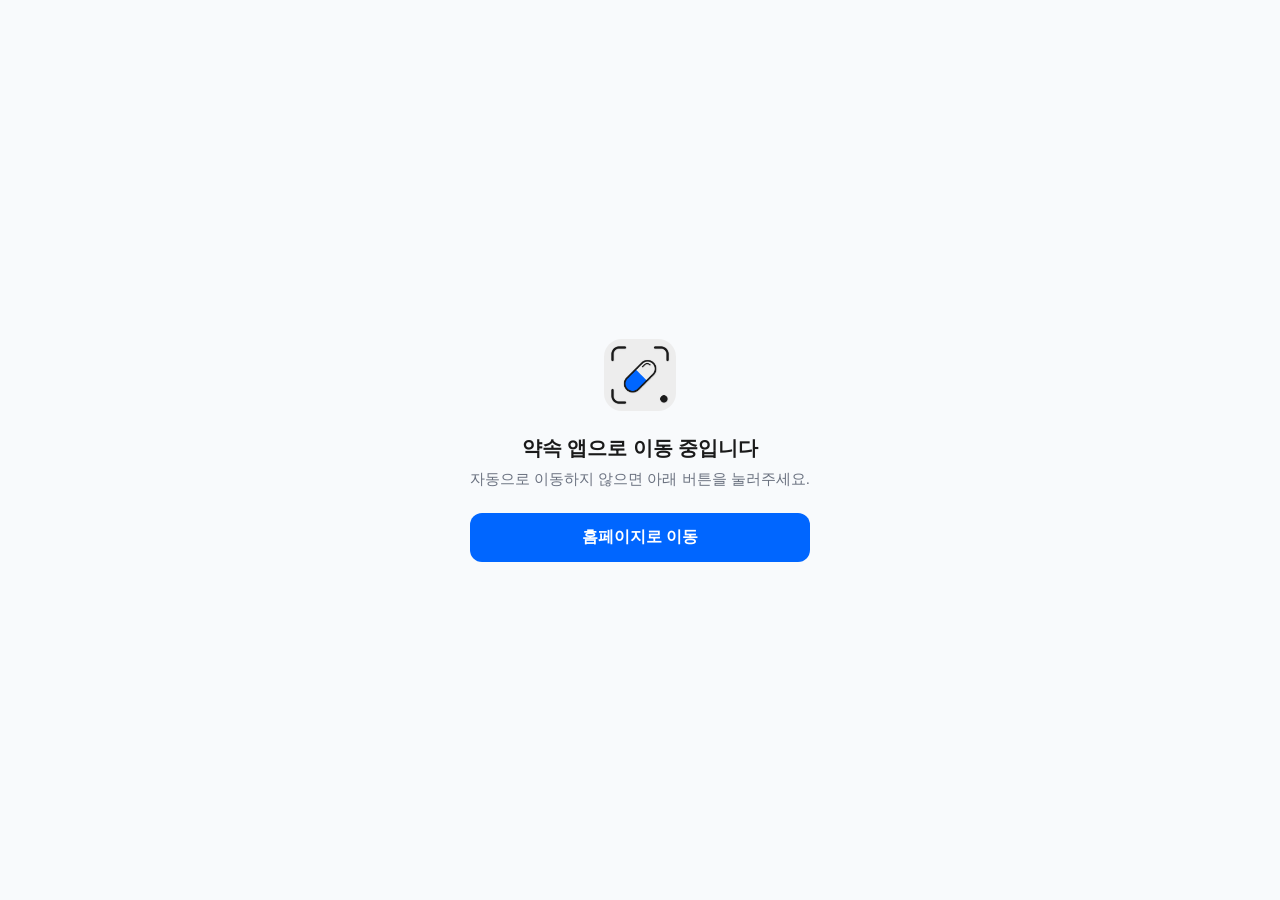
<file: install/index.html>
<!DOCTYPE html>
<html lang="ko" data-theme="light">
<head>
<meta charset="utf-8">
<meta name="viewport" content="width=device-width, initial-scale=1, viewport-fit=cover">
<title>약속 (Yaksok) 앱 설치</title>
<meta name="robots" content="noindex">
<link rel="icon" href="../assets/app-icon.png">
<!-- Google tag (gtag.js) -->
<script async src="https://www.googletagmanager.com/gtag/js?id=G-NBZS4SHVZ5"></script>
<script>
  window.dataLayer = window.dataLayer || [];
  function gtag(){dataLayer.push(arguments);}
  gtag('js', new Date());

  gtag('config', 'G-NBZS4SHVZ5', { 'send_page_view': false });
</script>
<style>
  :root { --bg:#F8FAFC; --text:#1A1A1A; --muted:#6B7280; --primary:#0066FF; }
  @media (prefers-color-scheme: dark) {
    :root { --bg:#131316; --text:#F5F5F7; --muted:#9CA3AF; }
  }
  html, body { margin:0; padding:0; }
  body {
    background:var(--bg); color:var(--text);
    font-family:-apple-system,BlinkMacSystemFont,'Pretendard','Malgun Gothic',sans-serif;
    display:flex; align-items:center; justify-content:center;
    min-height:100vh; text-align:center; padding:24px; box-sizing:border-box;
  }
  main { max-width:360px; }
  img { width:72px; height:72px; border-radius:18px; margin-bottom:20px; }
  h1 { font-size:20px; margin:0 0 8px; }
  p { color:var(--muted); font-size:15px; margin:0 0 24px; }
  a.btn {
    display:inline-block; width:100%; box-sizing:border-box;
    background:var(--primary); color:#fff; text-decoration:none;
    font-weight:700; font-size:16px; padding:14px 20px; border-radius:12px;
  }
</style>
</head>
<body>
  <main>
    <img src="../assets/app-icon.png" alt="">
    <h1>약속 앱으로 이동 중입니다</h1>
    <p>자동으로 이동하지 않으면 아래 버튼을 눌러주세요.</p>
    <a class="btn" id="fallback-link" href="/">홈페이지로 이동</a>
  </main>

  <script>
    // 짧은 링크 코드(?s=코드) → UTM 캠페인 매핑. 새 유입 경로가 생기면 여기에 한 줄만 추가.
    var SHORT_CODES = {
      nm: { source: 'neolbeunmaeul', medium: 'community', campaign: 'feedback_request_post' }
    };

    var APP_STORE_URL = 'https://apps.apple.com/kr/app/id6770225626';
    var PLAY_STORE_URL = 'https://play.google.com/store/apps/details?id=kr.co.devstory.ifeel.app';
    var HOME_URL = '/';

    var ua = navigator.userAgent || '';
    var isIOS = /iPhone|iPad|iPod/i.test(ua);
    var isAndroid = /Android/i.test(ua);

    var target = HOME_URL;
    if (isIOS) target = APP_STORE_URL;
    else if (isAndroid) target = PLAY_STORE_URL;

    document.getElementById('fallback-link').href = target;

    var shortCode = new URLSearchParams(location.search).get('s');
    var shortInfo = shortCode ? SHORT_CODES[shortCode] : null;

    var pageViewParams = { 'page_path': location.pathname };
    if (shortInfo) {
      pageViewParams.campaign = {
        'source': shortInfo.source,
        'medium': shortInfo.medium,
        'name': shortInfo.campaign
      };
    }

    var redirected = false;
    function doRedirect() {
      if (redirected) return;
      redirected = true;
      if (isIOS || isAndroid) location.replace(target);
    }

    if (shortCode) pageViewParams.link_code = shortCode;

    if (isIOS || isAndroid) {
      pageViewParams.store = isIOS ? 'app_store' : 'play_store';
      pageViewParams.event_callback = doRedirect;
      pageViewParams.event_timeout = 1000;
      gtag('event', 'page_view', pageViewParams);
      setTimeout(doRedirect, 1000);
    } else {
      gtag('event', 'page_view', pageViewParams);
    }
  </script>
</body>
</html>
</file>
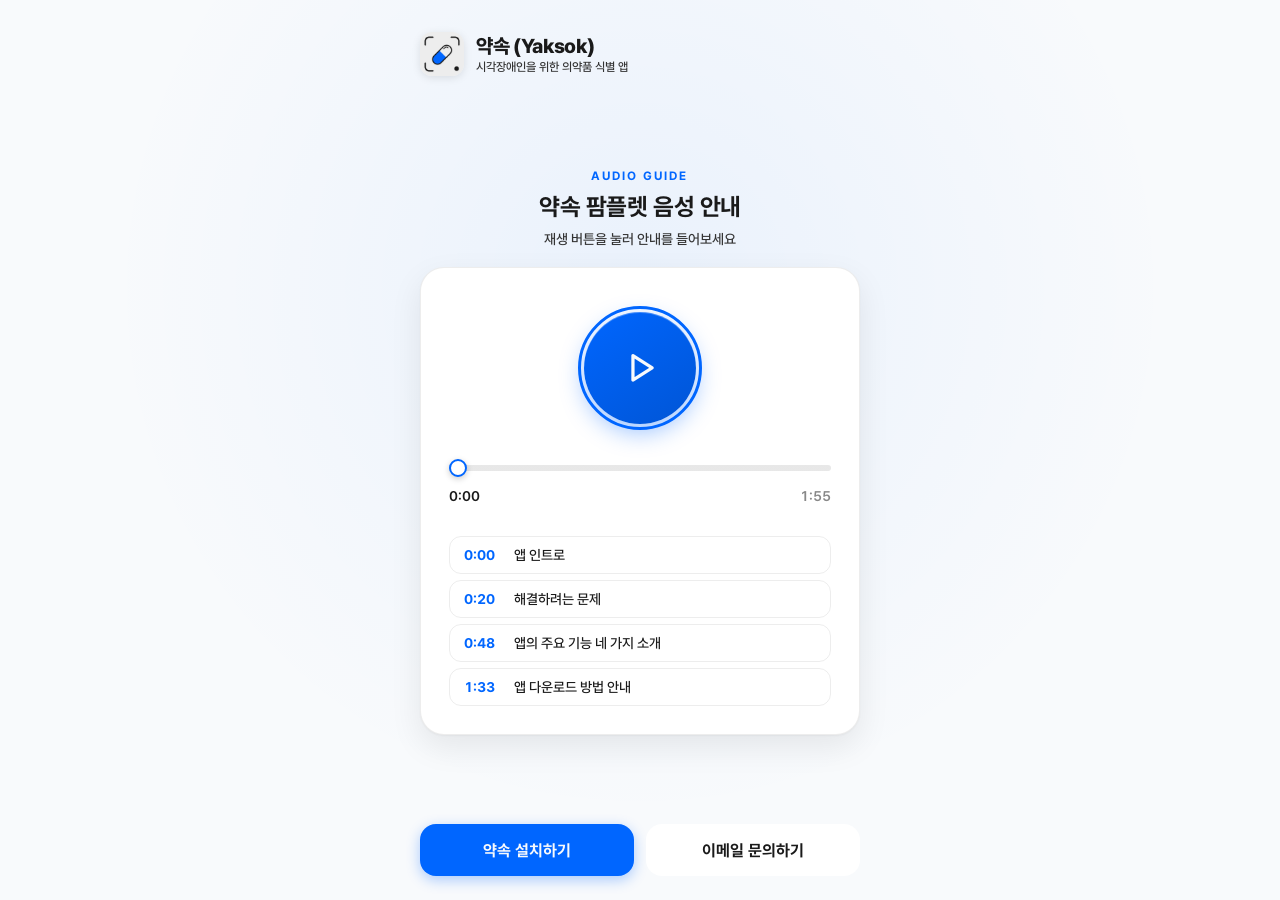
<file: pamphlet/index.html>
<!doctype html>
<html lang="ko" data-theme="light">
  <head>
    <meta charset="utf-8" />
    <meta
      name="viewport"
      content="width=device-width, initial-scale=1, viewport-fit=cover"
    />
    <title>약속 (Yaksok) 음성 안내 — 팜플렛</title>
    <meta
      name="description"
      content="시각장애인을 위한 의약품 식별 앱 '약속' 팜플렛 음성 안내 페이지입니다."
    />
    <meta name="robots" content="noindex" />
    <link rel="icon" href="../assets/app-icon.png" />
    <!-- Google tag (gtag.js) -->
    <script async src="https://www.googletagmanager.com/gtag/js?id=G-NBZS4SHVZ5"></script>
    <script>
      window.dataLayer = window.dataLayer || [];
      function gtag(){dataLayer.push(arguments);}
      gtag('js', new Date());

      gtag('config', 'G-NBZS4SHVZ5');
    </script>
    <link rel="stylesheet" href="../colors_and_type.css" />
    <link
      rel="stylesheet"
      href="https://fonts.googleapis.com/css2?family=Material+Symbols+Rounded:opsz,wght,FILL,GRAD@20..48,300..700,0..1,0&display=block"
    />
    <style>
      .msr {
        font-family: "Material Symbols Rounded";
        font-weight: normal;
        font-style: normal;
        line-height: 1;
        display: inline-block;
        white-space: nowrap;
        direction: ltr;
        -webkit-font-feature-settings: "liga";
        font-feature-settings: "liga";
        -webkit-font-smoothing: antialiased;
        user-select: none;
      }
      * {
        box-sizing: border-box;
      }
      html,
      body {
        margin: 0;
        padding: 0;
        height: 100%;
      }

      :root {
        --page-bg: #f8fafc;
        --card-bg: #ffffff;
        --card-border: rgba(26, 26, 26, 0.08);
        --track-bg: rgba(26, 26, 26, 0.1);
        --page-glow: rgba(0, 102, 255, 0.06);
      }
      [data-theme="dark"] {
        --page-bg: #131316;
        --card-bg: #1d1e22;
        --card-border: rgba(255, 255, 255, 0.1);
        --track-bg: rgba(255, 255, 255, 0.14);
        --page-glow: rgba(51, 133, 255, 0.09);
      }
      @media (prefers-color-scheme: dark) {
        :root:not([data-theme="light"]) {
          --page-bg: #131316;
          --card-bg: #1d1e22;
          --card-border: rgba(255, 255, 255, 0.1);
          --track-bg: rgba(255, 255, 255, 0.14);
          --page-glow: rgba(51, 133, 255, 0.09);
        }
      }

      body {
        font-family: var(--font-sans);
        background:
          radial-gradient(
            circle at 50% 32%,
            var(--page-glow) 0%,
            transparent 60%
          ),
          var(--page-bg);
        color: var(--text);
        -webkit-font-smoothing: antialiased;
        word-break: keep-all;
        overflow-wrap: break-word;
        min-height: 100%;
      }
      :focus-visible {
        outline: 3px solid var(--primary);
        outline-offset: 3px;
        border-radius: 6px;
      }

      .wrap {
        max-width: 480px;
        min-height: 100dvh;
        margin: 0 auto;
        padding: 24px 20px;
        display: flex;
        flex-direction: column;
      }

      header.top {
        display: flex;
        align-items: center;
        gap: 12px;
        padding: 8px 0 4px;
      }
      header.top img {
        width: 44px;
        height: 44px;
        border-radius: 12px;
        flex: none;
        box-shadow: 0 2px 8px rgba(0, 0, 0, 0.1);
      }
      header.top .name {
        font-size: var(--fs-title);
        font-weight: var(--fw-extrabold);
        letter-spacing: -0.32px;
      }
      header.top .sub {
        font-size: var(--fs-caption);
        color: var(--sub-text);
        font-weight: var(--fw-medium);
        margin-top: 2px;
      }

      .player-stage {
        flex: 1;
        display: flex;
        flex-direction: column;
        align-items: center;
        justify-content: center;
        gap: 20px;
        padding: 24px 0;
      }

      .player-heading {
        text-align: center;
      }
      .player-eyebrow {
        margin: 0 0 8px;
        font-size: var(--fs-caption);
        font-weight: var(--fw-bold);
        letter-spacing: 2px;
        color: var(--primary);
      }
      .player-title {
        margin: 0;
        font-size: var(--fs-headline);
        font-weight: var(--fw-bold);
        letter-spacing: -0.44px;
        line-height: 1.3;
      }
      .player-sub {
        margin: 8px 0 0;
        font-size: var(--fs-label);
        font-weight: var(--fw-medium);
        color: var(--sub-text);
      }

      .player-card {
        background: var(--card-bg);
        border: 1px solid var(--card-border);
        border-radius: var(--r-xl);
        padding: 44px 28px 28px;
        width: 100%;
        display: flex;
        flex-direction: column;
        align-items: center;
        gap: 32px;
        box-shadow:
          0 1px 2px rgba(0, 0, 0, 0.04),
          0 12px 32px rgba(0, 0, 0, 0.08);
      }

      .play-btn {
        flex: none;
        width: 112px;
        height: 112px;
        border-radius: 50%;
        border: none;
        background: linear-gradient(
          145deg,
          var(--primary) 0%,
          color-mix(in srgb, var(--primary) 78%, #001a44) 100%
        );
        color: var(--on-primary);
        display: flex;
        align-items: center;
        justify-content: center;
        cursor: pointer;
        padding: 0;
        box-shadow:
          0 8px 24px color-mix(in srgb, var(--primary) 40%, transparent),
          inset 0 1px 0 rgba(255, 255, 255, 0.25);
        transition:
          transform 0.12s ease,
          box-shadow 0.12s ease;
      }
      .play-btn .msr {
        font-size: 52px;
      }
      .play-btn:hover {
        box-shadow:
          0 12px 32px color-mix(in srgb, var(--primary) 50%, transparent),
          inset 0 1px 0 rgba(255, 255, 255, 0.25);
        transform: translateY(-1px);
      }
      .play-btn:active {
        transform: scale(0.96);
      }

      .seek-area {
        width: 100%;
        display: flex;
        flex-direction: column;
        gap: 8px;
      }

      .seek {
        -webkit-appearance: none;
        appearance: none;
        width: 100%;
        height: 24px;
        margin: 0;
        background: transparent;
        cursor: pointer;
        --p: 0%;
      }
      .seek::-webkit-slider-runnable-track {
        height: 6px;
        border-radius: 999px;
        background: linear-gradient(
          to right,
          var(--primary) var(--p),
          var(--track-bg) var(--p)
        );
      }
      .seek::-webkit-slider-thumb {
        -webkit-appearance: none;
        appearance: none;
        width: 18px;
        height: 18px;
        margin-top: -6px;
        border-radius: 50%;
        background: var(--card-bg);
        border: 2px solid var(--primary);
        box-shadow: 0 2px 6px rgba(0, 0, 0, 0.2);
      }
      .seek::-moz-range-track {
        height: 6px;
        border-radius: 999px;
        background: var(--track-bg);
      }
      .seek::-moz-range-progress {
        height: 6px;
        border-radius: 999px;
        background: var(--primary);
      }
      .seek::-moz-range-thumb {
        width: 18px;
        height: 18px;
        border-radius: 50%;
        background: var(--card-bg);
        border: 2px solid var(--primary);
        box-shadow: 0 2px 6px rgba(0, 0, 0, 0.2);
      }

      .time-row {
        display: flex;
        justify-content: space-between;
        font-size: var(--fs-label);
        font-weight: var(--fw-semibold);
        color: var(--hint-text);
        font-variant-numeric: tabular-nums;
      }
      .time-row .current {
        color: var(--text);
      }

      .chapters {
        width: 100%;
        display: flex;
        flex-direction: column;
        gap: 6px;
        margin: 0;
        padding: 0;
        list-style: none;
      }
      .chapter-btn {
        display: flex;
        align-items: center;
        gap: 12px;
        width: 100%;
        text-align: left;
        font-family: inherit;
        background: transparent;
        border: 1px solid var(--card-border);
        border-radius: var(--r-md);
        padding: 10px 14px;
        cursor: pointer;
        color: var(--text);
        transition:
          background 0.12s ease,
          border-color 0.12s ease;
      }
      .chapter-btn:hover {
        border-color: var(--primary);
      }
      .chapter-time {
        flex: none;
        width: 38px;
        font-variant-numeric: tabular-nums;
        font-weight: var(--fw-bold);
        font-size: var(--fs-label);
        color: var(--primary);
      }
      .chapter-label {
        font-size: var(--fs-label);
        font-weight: var(--fw-medium);
      }

      .cta-row {
        display: flex;
        gap: 12px;
      }
      .btn {
        flex: 1 1 0;
        display: flex;
        align-items: center;
        justify-content: center;
        text-align: center;
        text-decoration: none;
        font-weight: var(--fw-bold);
        font-size: 16px;
        padding: 16px 14px;
        border-radius: var(--r-lg);
        min-height: 52px;
        transition:
          transform 0.12s ease,
          box-shadow 0.12s ease;
      }
      button.btn {
        font-family: inherit;
        border: none;
        cursor: pointer;
      }
      .btn:active {
        transform: scale(0.98);
      }
      .btn-primary {
        background: var(--primary);
        color: var(--on-primary);
        box-shadow: 0 4px 14px
          color-mix(in srgb, var(--primary) 32%, transparent);
      }
      .btn-primary:hover {
        box-shadow: 0 6px 18px
          color-mix(in srgb, var(--primary) 42%, transparent);
      }
      .btn-secondary {
        background: var(--card-bg);
        color: var(--text);
        border: 1px solid var(--card-border);
      }

      @media (max-width: 380px) {
        .cta-row {
          flex-direction: column;
        }
      }
    </style>
  </head>
  <body>
    <div class="wrap">
      <header class="top" aria-hidden="true">
        <img src="../assets/app-icon.png" alt="" />
        <div>
          <div class="name">약속 (Yaksok)</div>
          <div class="sub">시각장애인을 위한 의약품 식별 앱</div>
        </div>
      </header>

      <audio id="guideAudio" preload="metadata">
        <source src="../assets/audio/pamphlet-guide.mp3" type="audio/mpeg" />
        죄송합니다, 사용하시는 브라우저에서 오디오 재생을 지원하지 않습니다.
      </audio>

      <div class="player-stage">
        <div class="player-heading" aria-hidden="true">
          <p class="player-eyebrow">AUDIO GUIDE</p>
          <h1 class="player-title">약속 팜플렛 음성 안내</h1>
          <p class="player-sub">재생 버튼을 눌러 안내를 들어보세요</p>
        </div>

        <div class="player-card">
          <button
            type="button"
            class="play-btn"
            id="playBtn"
            aria-label="약속 팜플렛 음성 안내 재생"
            autofocus
          >
            <span class="msr" id="playIcon" aria-hidden="true">play_arrow</span>
          </button>
          <div class="seek-area">
            <input
              type="range"
              class="seek"
              id="seekBar"
              min="0"
              max="100"
              step="1"
              value="0"
              aria-label="재생 위치"
              aria-hidden="true"
              tabindex="-1"
            />
            <div class="time-row" aria-hidden="true">
              <span class="current" id="currentTimeText">0:00</span>
              <span id="totalTimeText">--:--</span>
            </div>
          </div>

          <ul class="chapters" id="chapterList" aria-label="구간 목록">
            <li>
              <button
                type="button"
                class="chapter-btn"
                data-time="0"
                aria-label="0초, 약속 앱 인트로로 이동"
              >
                <span class="chapter-time" aria-hidden="true">0:00</span>
                <span class="chapter-label" aria-hidden="true">앱 인트로</span>
              </button>
            </li>
            <li>
              <button
                type="button"
                class="chapter-btn"
                data-time="20"
                aria-label="20초, 해결하려는 문제로 이동"
              >
                <span class="chapter-time" aria-hidden="true">0:20</span>
                <span class="chapter-label" aria-hidden="true"
                  >해결하려는 문제</span
                >
              </button>
            </li>
            <li>
              <button
                type="button"
                class="chapter-btn"
                data-time="48"
                aria-label="48초, 앱의 주요 기능 네 가지 소개로 이동"
              >
                <span class="chapter-time" aria-hidden="true">0:48</span>
                <span class="chapter-label" aria-hidden="true"
                  >앱의 주요 기능 네 가지 소개</span
                >
              </button>
            </li>
            <li>
              <button
                type="button"
                class="chapter-btn"
                data-time="93"
                aria-label="1분 33초, 앱 다운로드 방법으로 이동"
              >
                <span class="chapter-time" aria-hidden="true">1:33</span>
                <span class="chapter-label" aria-hidden="true"
                  >앱 다운로드 방법 안내</span
                >
              </button>
            </li>
          </ul>
        </div>
      </div>

      <div class="cta-row">
        <button
          type="button"
          class="btn btn-primary"
          id="installBtn"
          aria-label="약속 설치하기, 기기에 맞는 앱스토어로 바로 이동합니다"
        >
          약속 설치하기
        </button>
        <button
          type="button"
          class="btn btn-secondary"
          id="emailBtn"
          aria-label="이메일 문의하기, 기본 메일 앱에서 메일 작성 화면이 열립니다"
        >
          이메일 문의하기
        </button>
      </div>
    </div>

    <script>
      (function () {
        var audio = document.getElementById("guideAudio");
        var playBtn = document.getElementById("playBtn");
        var playIcon = document.getElementById("playIcon");
        var currentTimeText = document.getElementById("currentTimeText");
        var totalTimeText = document.getElementById("totalTimeText");
        var seekBar = document.getElementById("seekBar");
        var durationKo = "";
        var seeking = false;

        function updateSeekText() {
          seekBar.setAttribute(
            "aria-valuetext",
            fmtKo(Number(seekBar.value)) +
              (durationKo ? " / 전체 " + durationKo : ""),
          );
        }

        function fmtKo(sec) {
          sec = Math.max(0, Math.round(sec || 0));
          var m = Math.floor(sec / 60);
          var s = sec % 60;
          return m > 0 ? m + "분 " + s + "초" : s + "초";
        }

        function fmtClock(sec) {
          sec = Math.max(0, Math.floor(sec || 0));
          var m = Math.floor(sec / 60);
          var s = sec % 60;
          return m + ":" + (s < 10 ? "0" + s : s);
        }

        function updateVisual() {
          var val = Number(seekBar.value);
          var max = Number(seekBar.max) || 1;
          currentTimeText.textContent = fmtClock(val);
          seekBar.style.setProperty(
            "--p",
            Math.min(100, (val / max) * 100) + "%",
          );
        }

        function updateLabel() {
          var suffix = durationKo ? ", 전체 재생 시간 " + durationKo : "";
          if (audio.paused) {
            playBtn.setAttribute(
              "aria-label",
              "약속 팜플렛 음성 안내 재생 버튼" + suffix,
            );
          } else {
            playBtn.setAttribute("aria-label", "일시정지 버튼" + suffix);
          }
        }

        audio.addEventListener("loadedmetadata", function () {
          durationKo = fmtKo(audio.duration);
          totalTimeText.textContent = fmtClock(audio.duration);
          seekBar.max = Math.floor(audio.duration);
          updateSeekText();
          updateVisual();
          updateLabel();
        });

        // VoiceOver는 로드 직후 슬라이더를 첫 커서로 잡으므로, 초기 커서가
        // 재생 버튼에 앉을 때까지만 슬라이더를 접근성 트리에서 빼둔다.
        function revealSeek() {
          seekBar.removeAttribute("aria-hidden");
          seekBar.removeAttribute("tabindex");
        }
        window.addEventListener("load", function () {
          setTimeout(revealSeek, 1000);
        });

        audio.addEventListener("timeupdate", function () {
          if (seeking) return;
          seekBar.value = Math.floor(audio.currentTime);
          updateSeekText();
          updateVisual();
        });

        seekBar.addEventListener("input", function () {
          var val = Number(seekBar.value);
          // VoiceOver 스와이프·키보드 화살표는 step(1초)만큼만 값을 바꾸므로,
          // 포인터 드래그가 아닌 ±1초 변화는 10초 점프로 확대한다.
          if (!seeking) {
            var prev = Math.floor(audio.currentTime);
            var delta = val - prev;
            if (delta === 1 || delta === -1) {
              val = Math.min(
                Number(seekBar.max),
                Math.max(0, prev + delta * 10),
              );
              seekBar.value = val;
            }
          }
          audio.currentTime = val;
          updateSeekText();
          updateVisual();
        });
        seekBar.addEventListener("pointerdown", function () {
          seeking = true;
        });
        seekBar.addEventListener("pointerup", function () {
          seeking = false;
          audio.currentTime = Number(seekBar.value);
        });

        audio.addEventListener("play", function () {
          playIcon.textContent = "pause";
          revealSeek();
          updateLabel();
        });
        audio.addEventListener("pause", function () {
          playIcon.textContent = "play_arrow";
          updateLabel();
        });
        audio.addEventListener("ended", function () {
          playIcon.textContent = "play_arrow";
          updateLabel();
        });

        playBtn.addEventListener("click", function () {
          if (audio.paused) audio.play();
          else audio.pause();
        });

        var chapterBtns = Array.prototype.slice.call(
          document.querySelectorAll(".chapter-btn"),
        );
        chapterBtns.forEach(function (btn) {
          btn.addEventListener("click", function () {
            var time = Number(btn.dataset.time);
            audio.currentTime = time;
            seekBar.value = time;
            updateSeekText();
            updateVisual();
            if (audio.paused) audio.play();
          });
        });

        var installBtn = document.getElementById("installBtn");
        var APP_STORE_URL = "https://apps.apple.com/kr/app/id6770225626";
        var PLAY_STORE_URL =
          "https://play.google.com/store/apps/details?id=kr.co.devstory.ifeel.app";

        installBtn.addEventListener("click", function () {
          var ua = navigator.userAgent || "";
          var isIOS = /iPhone|iPad|iPod/i.test(ua);
          var isAndroid = /Android/i.test(ua);
          var target = isIOS
            ? APP_STORE_URL
            : isAndroid
              ? PLAY_STORE_URL
              : PLAY_STORE_URL;
          window.open(target, "_blank", "noopener");
        });

        var emailBtn = document.getElementById("emailBtn");
        emailBtn.addEventListener("click", function () {
          var subject = encodeURIComponent("[약속] 문의드립니다");
          window.location.href =
            "mailto:ifeel.devstory.co.kr@gmail.com?subject=" + subject;
        });
      })();
    </script>
  </body>
</html>
</file>
<file: colors_and_type.css>
/* ============================================================
   Yaksok (약속) — Color & Type Foundations
   Source of truth: ifeel-official/app (Flutter)
     lib/app/theme/tokens/palette.dart
     lib/app/theme/tokens/font.dart
     lib/app/theme/foundations/app_colors.dart
     lib/app/theme/foundations/app_typo.dart
   Font: Pretendard ONLY.
   ============================================================ */

/* Pretendard — self-hosted from /fonts (brand-supplied .otf weights). */
@font-face { font-family: "Pretendard"; font-weight: 300; font-style: normal; font-display: swap; src: url("fonts/Pretendard-Light.otf") format("opentype"); }
@font-face { font-family: "Pretendard"; font-weight: 400; font-style: normal; font-display: swap; src: url("fonts/Pretendard-Regular.otf") format("opentype"); }
@font-face { font-family: "Pretendard"; font-weight: 500; font-style: normal; font-display: swap; src: url("fonts/Pretendard-Medium.otf") format("opentype"); }
@font-face { font-family: "Pretendard"; font-weight: 600; font-style: normal; font-display: swap; src: url("fonts/Pretendard-SemiBold.otf") format("opentype"); }
@font-face { font-family: "Pretendard"; font-weight: 700; font-style: normal; font-display: swap; src: url("fonts/Pretendard-Bold.otf") format("opentype"); }
@font-face { font-family: "Pretendard"; font-weight: 800; font-style: normal; font-display: swap; src: url("fonts/Pretendard-ExtraBold.otf") format("opentype"); }
@font-face { font-family: "Pretendard"; font-weight: 900; font-style: normal; font-display: swap; src: url("fonts/Pretendard-Black.otf") format("opentype"); }

:root {
  /* ---- Palette (raw tokens) ---- */
  --yellow:  #FFD700;   /* accent — used sparingly (highlight / badge) */
  --blue:    #0066FF;   /* PRIMARY — the single brand accent */
  --white:   #FFFFFF;
  --gray-50: #F8FAFC;   /* light surface */
  --gray-100:#E5E5E5;
  --gray-300:#AAAAAA;
  --gray-400:#888888;   /* hint text (both themes) */
  --gray-600:#333333;   /* sub text (light) */
  --gray-900:#1A1A1A;   /* text (light) / surface (dark) */
  --black:   #000000;

  /* ---- Semantic — LIGHT (default) ---- */
  --surface:    var(--gray-50);
  --text:       var(--gray-900);
  --sub-text:   var(--gray-600);
  --hint-text:  var(--gray-400);
  --primary:    var(--blue);
  --on-primary: var(--gray-50);
  --divider:    rgba(26, 26, 26, 0.08);   /* gray900 @ 8% */

  /* Glass fills (frosted, derived from brightness, light theme) */
  --glass-fill:        rgba(255, 255, 255, 0.98);
  --glass-fill-idle:   rgba(255, 255, 255, 0.28);
  --glass-border:      rgba(255, 255, 255, 0.04);
  --glass-shadow:      rgba(0, 0, 0, 0.15);
  /* Camera-overlay chrome (always dark glass over the live camera) */
  --camera-glass:      rgba(0, 0, 0, 0.85);

  /* ---- Type families ---- */
  --font-sans: "Pretendard", -apple-system,
               BlinkMacSystemFont, system-ui, "Apple SD Gothic Neo",
               "Malgun Gothic", sans-serif;

  /* ---- Font sizes (px, from FontSize) ---- */
  --fs-hero:     56px;
  --fs-display:  32px;
  --fs-headline: 24px;
  --fs-title:    20px;
  --fs-subtitle: 18px;
  --fs-body:     16px;
  --fs-label:    14px;
  --fs-caption:  12px;

  /* ---- Weights (Pretendard) ---- */
  --fw-light:     300;
  --fw-regular:   400;
  --fw-medium:    500;
  --fw-semibold:  600;
  --fw-bold:      700;
  --fw-extrabold: 800;
  --fw-black:     900;

  /* ---- Radii (observed in code) ---- */
  --r-pill:   999px;  /* FABs, OCR button, chips */
  --r-xl:     24px;   /* glass cards / result banner */
  --r-lg:     16px;   /* default glass box, dialogs, disclaimer cards */
  --r-md:     12px;   /* small glass buttons */
  --r-sm:     2px;    /* section accent bar */

  /* ---- Bottom-bar / control height ---- */
  --bottom-bar: 56px;
}

/* ---- Semantic — DARK ---- */
[data-theme="dark"] {
  --surface:    var(--gray-900);
  --text:       var(--gray-50);
  --sub-text:   var(--gray-300);
  --hint-text:  var(--gray-400);
  --primary:    #3385FF;   /* dark-theme primary (lighter blue for contrast) */
  --on-primary: var(--gray-50);
  --divider:    rgba(248, 250, 252, 0.08);  /* gray50 @ 8% */

  --glass-fill:      rgba(26, 26, 26, 0.55);
  --glass-fill-idle: rgba(26, 26, 26, 0.30);
  --glass-border:    rgba(255, 255, 255, 0.16);
  --glass-shadow:    rgba(0, 0, 0, 0.55);
}

/* ============================================================
   Type scale — semantic classes
   Default weight is regular(400); the app applies .bold / .semibold
   per-use via TextStyle weight extensions. Mirrored below.
   ============================================================ */

.t-hero {
  font-family: var(--font-sans);
  font-size: var(--fs-hero);
  font-weight: var(--fw-bold);   /* hero is always shown bold in app */
  line-height: 0.95;
  letter-spacing: -2.8px;
  color: var(--text);
}
.t-display {
  font-family: var(--font-sans);
  font-size: var(--fs-display);
  font-weight: var(--fw-bold);
  line-height: 1.1;
  letter-spacing: -0.96px;
  color: var(--text);
}
.t-headline {
  font-family: var(--font-sans);
  font-size: var(--fs-headline);
  font-weight: var(--fw-bold);
  line-height: 1.3;
  letter-spacing: -0.44px;
  color: var(--text);
}
.t-title {
  font-family: var(--font-sans);
  font-size: var(--fs-title);
  font-weight: var(--fw-semibold);
  line-height: 1.4;
  letter-spacing: -0.32px;
  color: var(--text);
}
.t-subtitle {
  font-family: var(--font-sans);
  font-size: var(--fs-subtitle);
  font-weight: var(--fw-semibold);
  line-height: 1.45;
  color: var(--text);
}
.t-body {
  font-family: var(--font-sans);
  font-size: var(--fs-body);
  font-weight: var(--fw-regular);
  line-height: 1.5;
  color: var(--text);
}
.t-label {
  font-family: var(--font-sans);
  font-size: var(--fs-label);
  font-weight: var(--fw-regular);
  line-height: 1.45;
  color: var(--text);
}
.t-caption {
  font-family: var(--font-sans);
  font-size: var(--fs-caption);
  font-weight: var(--fw-bold);
  letter-spacing: 1.2px;   /* eyebrow / mono-label use (e.g. "YAKSOK") */
  color: var(--text);
}

/* weight helpers */
.w-light     { font-weight: var(--fw-light); }
.w-regular   { font-weight: var(--fw-regular); }
.w-medium    { font-weight: var(--fw-medium); }
.w-semibold  { font-weight: var(--fw-semibold); }
.w-bold      { font-weight: var(--fw-bold); }
.w-extrabold { font-weight: var(--fw-extrabold); }
.w-black     { font-weight: var(--fw-black); }
</file>
